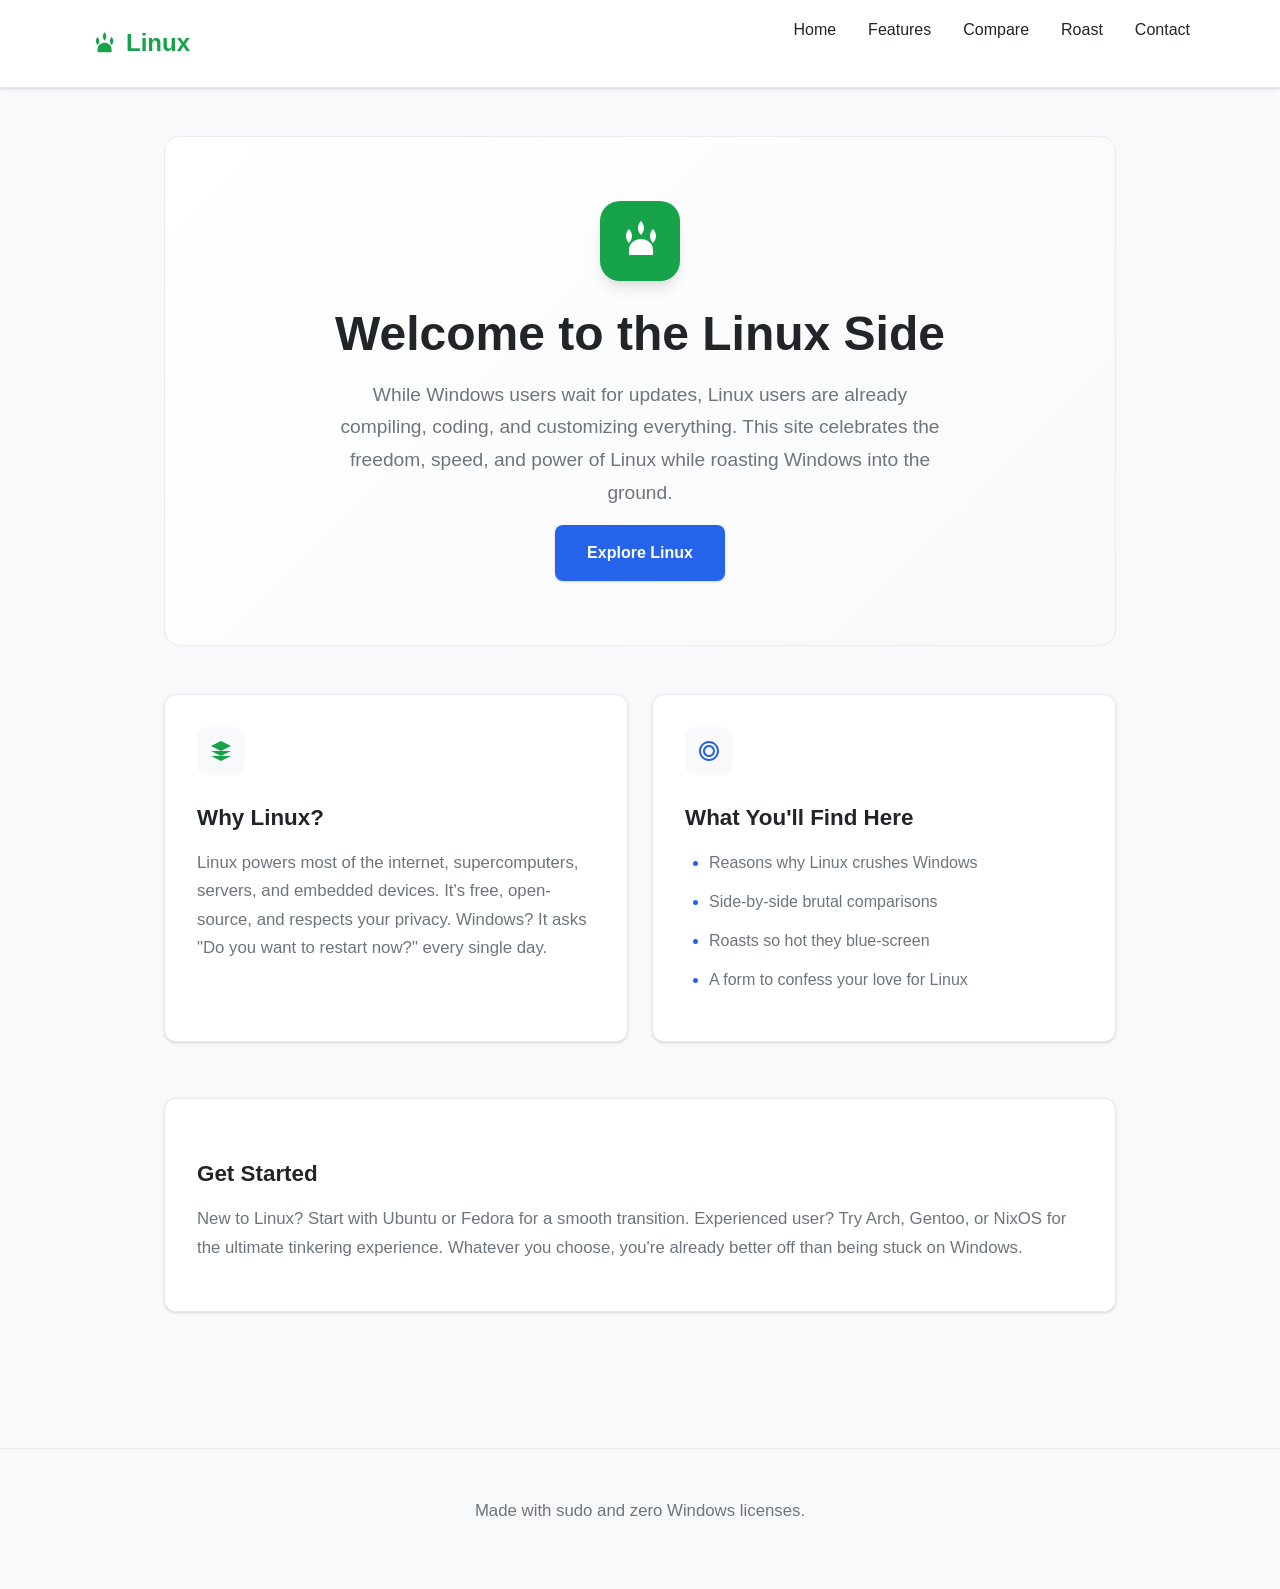
<file: index.html>
<!DOCTYPE html>
<html lang="en">
<head>
  <meta charset="UTF-8">
  <meta name="viewport" content="width=device-width, initial-scale=1.0">
  <title>Linux vs Windows - Home</title>
  <link rel="stylesheet" href="style.css">
</head>
<body>
  <!-- Header with sticky navigation -->
  <header>
    <nav>
      <span class="logo">
        <svg viewBox="0 0 24 24" fill="currentColor"><path d="M12.5 2C12.5 2 11 3.5 11 5.5C11 7.5 12.5 9 12.5 9C12.5 9 14 7.5 14 5.5C14 3.5 12.5 2 12.5 2ZM6.5 6C6.5 6 5 7.5 5 9.5C5 11.5 6.5 13 6.5 13C6.5 13 8 11.5 8 9.5C8 7.5 6.5 6 6.5 6ZM18.5 6C18.5 6 17 7.5 17 9.5C17 11.5 18.5 13 18.5 13C18.5 13 20 11.5 20 9.5C20 7.5 18.5 6 18.5 6ZM12.5 11C9.5 11 6.5 13 6.5 16.5V19H18.5V16.5C18.5 13 15.5 11 12.5 11Z"/></svg>
        Linux
      </span>
      <ul class="nav-links">
        <li><a href="index.html">Home</a></li>
        <li><a href="features.html">Features</a></li>
        <li><a href="comparison.html">Compare</a></li>
        <li><a href="roast.html">Roast</a></li>
        <li><a href="contact.html">Contact</a></li>
      </ul>
    </nav>
  </header>

  <main>
    <!-- Hero section welcoming visitors -->
    <section class="hero">
      <figure class="hero-icon">
        <svg viewBox="0 0 24 24" fill="currentColor"><path d="M12.5 2C12.5 2 11 3.5 11 5.5C11 7.5 12.5 9 12.5 9C12.5 9 14 7.5 14 5.5C14 3.5 12.5 2 12.5 2ZM6.5 6C6.5 6 5 7.5 5 9.5C5 11.5 6.5 13 6.5 13C6.5 13 8 11.5 8 9.5C8 7.5 6.5 6 6.5 6ZM18.5 6C18.5 6 17 7.5 17 9.5C17 11.5 18.5 13 18.5 13C18.5 13 20 11.5 20 9.5C20 7.5 18.5 6 18.5 6ZM12.5 11C9.5 11 6.5 13 6.5 16.5V19H18.5V16.5C18.5 13 15.5 11 12.5 11Z"/></svg>
      </figure>
      <h1>Welcome to the Linux Side</h1>
      <p>While Windows users wait for updates, Linux users are already compiling, coding, and customizing everything. This site celebrates the freedom, speed, and power of Linux while roasting Windows into the ground.</p>
      <a href="features.html" class="cta-button">Explore Linux</a>
    </section>

    <!-- Two column introduction cards -->
    <section class="two-col">
      <article class="card">
        <figure class="card-icon">
          <svg viewBox="0 0 24 24" fill="var(--green)"><path d="M12 2L2 7L12 12L22 7L12 2Z"/><path d="M2 17L12 22L22 17"/><path d="M2 12L12 17L22 12"/></svg>
        </figure>
        <h3>Why Linux?</h3>
        <p>Linux powers most of the internet, supercomputers, servers, and embedded devices. It's free, open-source, and respects your privacy. Windows? It asks "Do you want to restart now?" every single day.</p>
      </article>

      <article class="card">
        <figure class="card-icon">
          <svg viewBox="0 0 24 24" fill="var(--accent)"><path d="M12 2C6.48 2 2 6.48 2 12C2 17.52 6.48 22 12 22C17.52 22 22 17.52 22 12C22 6.48 17.52 2 12 2ZM12 20C7.59 20 4 16.41 4 12C4 7.59 7.59 4 12 4C16.41 4 20 7.59 20 12C20 16.41 16.41 20 12 20Z"/><path d="M12 6C8.69 6 6 8.69 6 12C6 15.31 8.69 18 12 18C15.31 18 18 15.31 18 12C18 8.69 15.31 6 12 6ZM12 16C9.79 16 8 14.21 8 12C8 9.79 9.79 8 12 8C14.21 8 16 9.79 16 12C16 14.21 14.21 16 12 16Z"/></svg>
        </figure>
        <h3>What You'll Find Here</h3>
        <ul>
          <li>Reasons why Linux crushes Windows</li>
          <li>Side-by-side brutal comparisons</li>
          <li>Roasts so hot they blue-screen</li>
          <li>A form to confess your love for Linux</li>
        </ul>
      </article>
    </section>

    <!-- Getting started guide -->
    <article class="card">
      <h3>Get Started</h3>
      <p>New to Linux? Start with Ubuntu or Fedora for a smooth transition. Experienced user? Try Arch, Gentoo, or NixOS for the ultimate tinkering experience. Whatever you choose, you're already better off than being stuck on Windows.</p>
    </article>
  </main>

  <footer>
    <p>Made with sudo and zero Windows licenses.</p>
  </footer>

  <button class="go-top" onclick="goToTop()">&#8679;</button>

  <script>
    // Show/hide the "go to top" button based on scroll position
    const goTopBtn = document.querySelector('.go-top');
    window.onscroll = () => {
      goTopBtn.classList.toggle('visible', window.scrollY > 300);
    };
    
    // Smoothly scroll back to the top of the page
    function goToTop() {
      window.scrollTo({ top: 0, behavior: 'smooth' });
    }
  </script>
</body>
</html>
</file>
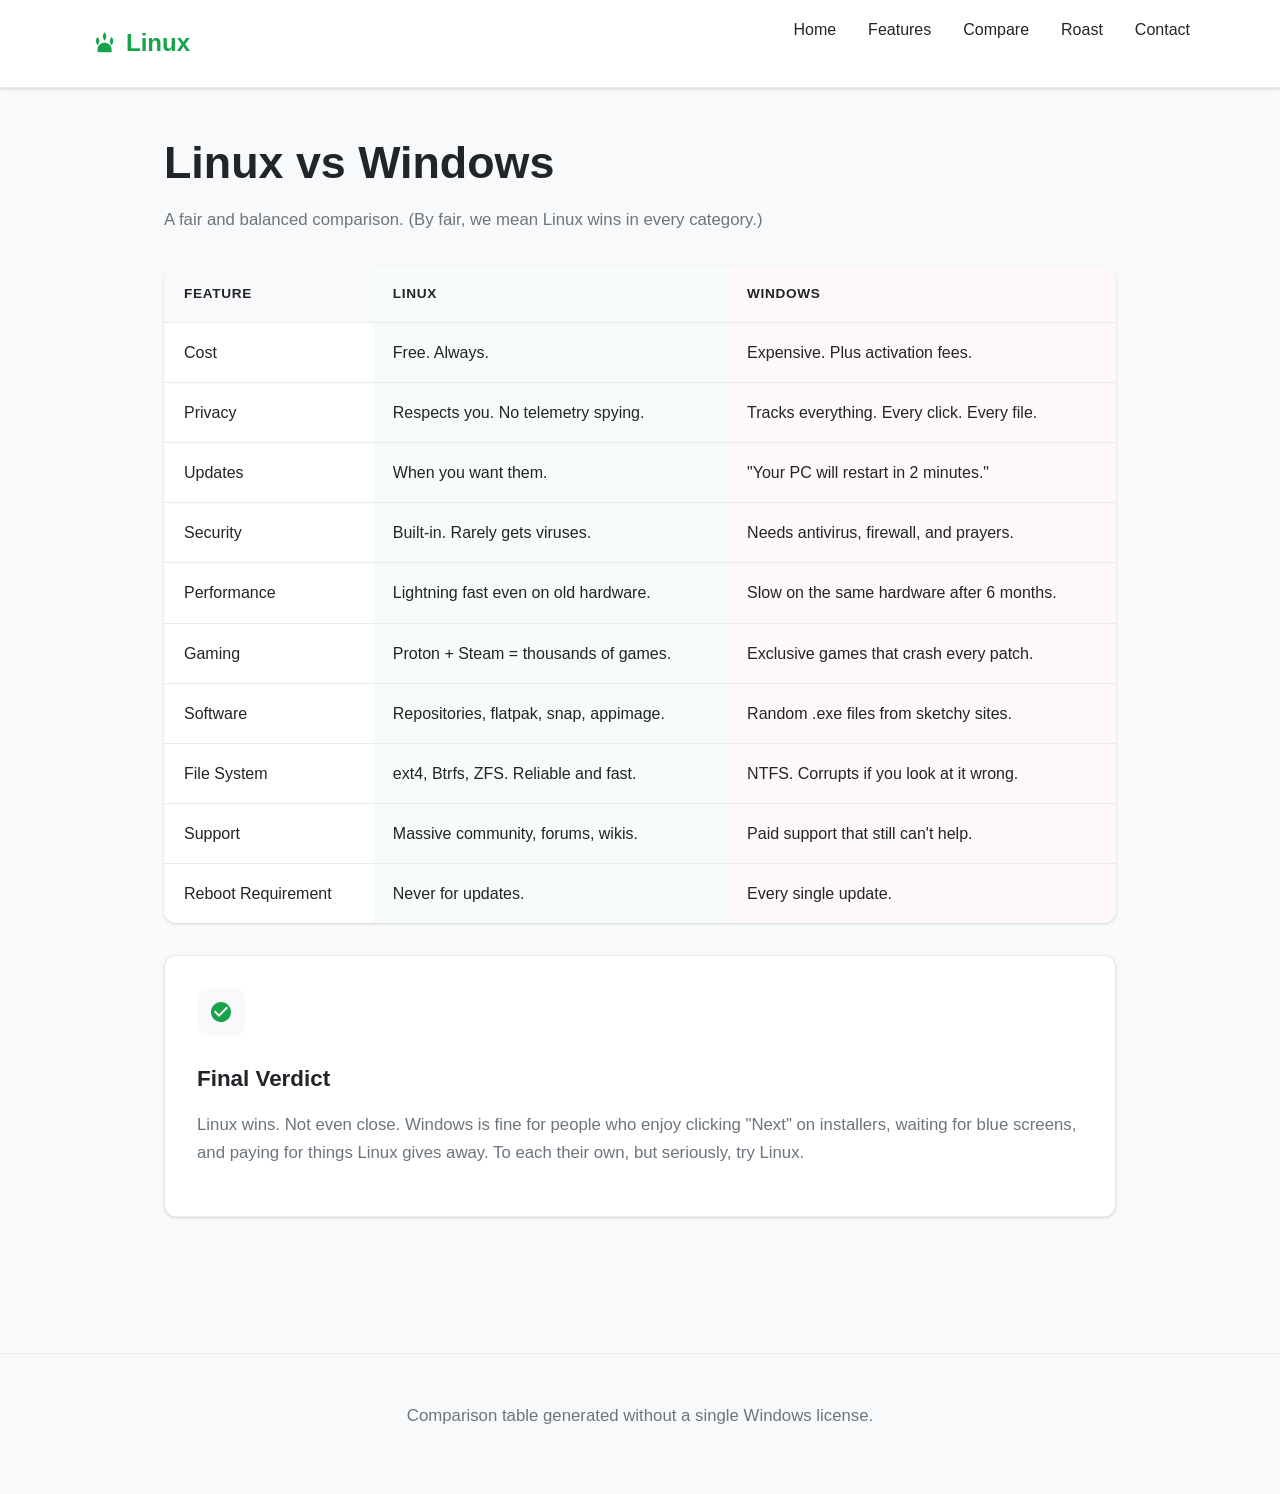
<file: comparison.html>
<!DOCTYPE html>
<html lang="en">
<head>
  <meta charset="UTF-8">
  <meta name="viewport" content="width=device-width, initial-scale=1.0">
  <title>Linux vs Windows Comparison</title>
  <link rel="stylesheet" href="style.css">
</head>
<body>
  <!-- Header with sticky navigation -->
  <header>
    <nav>
      <span class="logo">
        <svg viewBox="0 0 24 24" fill="currentColor"><path d="M12.5 2C12.5 2 11 3.5 11 5.5C11 7.5 12.5 9 12.5 9C12.5 9 14 7.5 14 5.5C14 3.5 12.5 2 12.5 2ZM6.5 6C6.5 6 5 7.5 5 9.5C5 11.5 6.5 13 6.5 13C6.5 13 8 11.5 8 9.5C8 7.5 6.5 6 6.5 6ZM18.5 6C18.5 6 17 7.5 17 9.5C17 11.5 18.5 13 18.5 13C18.5 13 20 11.5 20 9.5C20 7.5 18.5 6 18.5 6ZM12.5 11C9.5 11 6.5 13 6.5 16.5V19H18.5V16.5C18.5 13 15.5 11 12.5 11Z"/></svg>
        Linux
      </span>
      <ul class="nav-links">
        <li><a href="index.html">Home</a></li>
        <li><a href="features.html">Features</a></li>
        <li><a href="comparison.html">Compare</a></li>
        <li><a href="roast.html">Roast</a></li>
        <li><a href="contact.html">Contact</a></li>
      </ul>
    </nav>
  </header>

  <main>
    <h1>Linux vs Windows</h1>
    <p>A fair and balanced comparison. (By fair, we mean Linux wins in every category.)</p>

    <!-- Comparison table -->
    <table>
      <thead>
        <tr>
          <th>Feature</th>
          <th class="linux-column">Linux</th>
          <th class="win-column">Windows</th>
        </tr>
      </thead>
      <tbody>
        <tr>
          <td>Cost</td>
          <td class="linux-column">Free. Always.</td>
          <td class="win-column">Expensive. Plus activation fees.</td>
        </tr>
        <tr>
          <td>Privacy</td>
          <td class="linux-column">Respects you. No telemetry spying.</td>
          <td class="win-column">Tracks everything. Every click. Every file.</td>
        </tr>
        <tr>
          <td>Updates</td>
          <td class="linux-column">When you want them.</td>
          <td class="win-column">"Your PC will restart in 2 minutes."</td>
        </tr>
        <tr>
          <td>Security</td>
          <td class="linux-column">Built-in. Rarely gets viruses.</td>
          <td class="win-column">Needs antivirus, firewall, and prayers.</td>
        </tr>
        <tr>
          <td>Performance</td>
          <td class="linux-column">Lightning fast even on old hardware.</td>
          <td class="win-column">Slow on the same hardware after 6 months.</td>
        </tr>
        <tr>
          <td>Gaming</td>
          <td class="linux-column">Proton + Steam = thousands of games.</td>
          <td class="win-column">Exclusive games that crash every patch.</td>
        </tr>
        <tr>
          <td>Software</td>
          <td class="linux-column">Repositories, flatpak, snap, appimage.</td>
          <td class="win-column">Random .exe files from sketchy sites.</td>
        </tr>
        <tr>
          <td>File System</td>
          <td class="linux-column">ext4, Btrfs, ZFS. Reliable and fast.</td>
          <td class="win-column">NTFS. Corrupts if you look at it wrong.</td>
        </tr>
        <tr>
          <td>Support</td>
          <td class="linux-column">Massive community, forums, wikis.</td>
          <td class="win-column">Paid support that still can't help.</td>
        </tr>
        <tr>
          <td>Reboot Requirement</td>
          <td class="linux-column">Never for updates.</td>
          <td class="win-column">Every single update.</td>
        </tr>
      </tbody>
    </table>

    <!-- Final verdict card -->
    <article class="card">
      <figure class="card-icon">
        <svg viewBox="0 0 24 24" fill="var(--green)"><path d="M12 2C6.48 2 2 6.48 2 12C2 17.52 6.48 22 12 22C17.52 22 22 17.52 22 12C22 6.48 17.52 2 12 2ZM10 17L5 12L6.41 10.59L10 14.17L17.59 6.58L19 8L10 17Z"/></svg>
      </figure>
      <h3>Final Verdict</h3>
      <p>Linux wins. Not even close. Windows is fine for people who enjoy clicking "Next" on installers, waiting for blue screens, and paying for things Linux gives away. To each their own, but seriously, try Linux.</p>
    </article>
  </main>

  <footer>
    <p>Comparison table generated without a single Windows license.</p>
  </footer>

  <button class="go-top" onclick="goToTop()">&#8679;</button>

  <script>
    // Show/hide the "go to top" button based on scroll position
    const goTopBtn = document.querySelector('.go-top');
    window.onscroll = () => {
      goTopBtn.classList.toggle('visible', window.scrollY > 300);
    };
    
    // Smoothly scroll back to the top of the page
    function goToTop() {
      window.scrollTo({ top: 0, behavior: 'smooth' });
    }
  </script>
</body>
</html>
</file>
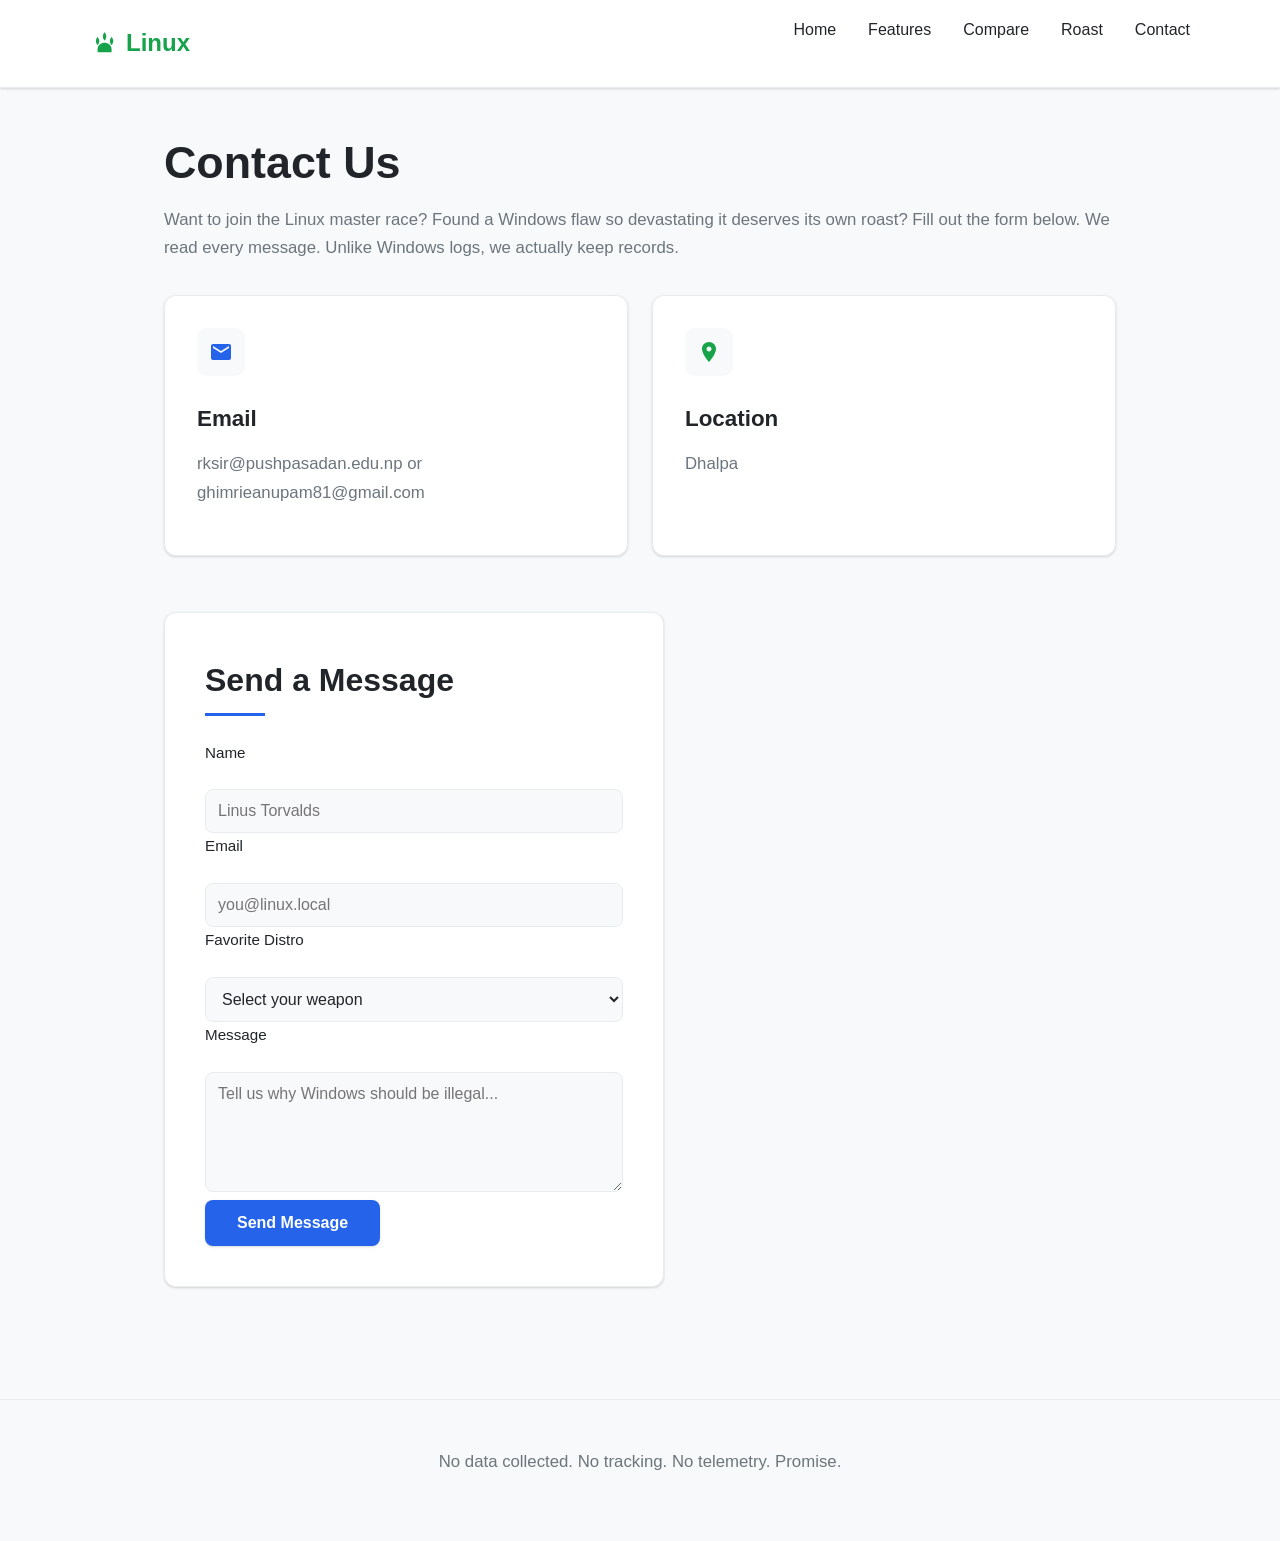
<file: contact.html>
<!DOCTYPE html>
<html lang="en">
<head>
  <meta charset="UTF-8">
  <meta name="viewport" content="width=device-width, initial-scale=1.0">
  <title>Contact - Need Help?Rksir</title>
  <link rel="stylesheet" href="style.css">
</head>
<body>
  <!-- Header with sticky navigation -->
  <header>
    <nav>
      <span class="logo">
        <svg viewBox="0 0 24 24" fill="currentColor"><path d="M12.5 2C12.5 2 11 3.5 11 5.5C11 7.5 12.5 9 12.5 9C12.5 9 14 7.5 14 5.5C14 3.5 12.5 2 12.5 2ZM6.5 6C6.5 6 5 7.5 5 9.5C5 11.5 6.5 13 6.5 13C6.5 13 8 11.5 8 9.5C8 7.5 6.5 6 6.5 6ZM18.5 6C18.5 6 17 7.5 17 9.5C17 11.5 18.5 13 18.5 13C18.5 13 20 11.5 20 9.5C20 7.5 18.5 6 18.5 6ZM12.5 11C9.5 11 6.5 13 6.5 16.5V19H18.5V16.5C18.5 13 15.5 11 12.5 11Z"/></svg>
        Linux
      </span>
      <ul class="nav-links">
        <li><a href="index.html">Home</a></li>
        <li><a href="features.html">Features</a></li>
        <li><a href="comparison.html">Compare</a></li>
        <li><a href="roast.html">Roast</a></li>
        <li><a href="contact.html">Contact</a></li>
      </ul>
    </nav>
  </header>

  <main>
    <h1>Contact Us</h1>
    <p>Want to join the Linux master race? Found a Windows flaw so devastating it deserves its own roast? Fill out the form below. We read every message. Unlike Windows logs, we actually keep records.</p>

    <!-- Contact information cards -->
    <section class="two-col" style="margin-top: 2rem;">
      <article class="card">
        <figure class="card-icon">
          <svg viewBox="0 0 24 24" fill="var(--accent)"><path d="M20 4H4C2.9 4 2 4.9 2 6V18C2 19.1 2.9 20 4 20H20C21.1 20 22 19.1 22 18V6C22 4.9 21.1 4 20 4ZM20 8L12 13L4 8V6L12 11L20 6V8Z"/></svg>
        </figure>
        <h3>Email</h3>
        <p>rksir@pushpasadan.edu.np
        or
        ghimrieanupam81@gmail.com</p>
      </article>

      <article class="card">
        <figure class="card-icon">
          <svg viewBox="0 0 24 24" fill="var(--green)"><path d="M12 2C8.13 2 5 5.13 5 9C5 14.25 12 22 12 22C12 22 19 14.25 19 9C19 5.13 15.87 2 12 2ZM12 11.5C10.62 11.5 9.5 10.38 9.5 9C9.5 7.62 10.62 6.5 12 6.5C13.38 6.5 14.5 7.62 14.5 9C14.5 10.38 13.38 11.5 12 11.5Z"/></svg>
        </figure>
        <h3>Location</h3>
        <p>Dhalpa</p>
      </article>
    </section>

    <!-- Contact form -->
    <section style="margin-top: 2rem;">
      <form onsubmit="handleSubmit(event)">
        <h2 style="margin-top: 0;">Send a Message</h2>
        
        <label for="name">Name</label>
        <input type="text" id="name" name="name" placeholder="Linus Torvalds" required>

        <label for="email">Email</label>
        <input type="email" id="email" name="email" placeholder="you@linux.local" required>

        <label for="distro">Favorite Distro</label>
        <select id="distro" name="distro">
          <option value="">Select your weapon</option>
          <option value="arch">Arch Linux</option>
          <option value="ubuntu">Ubuntu</option>
          <option value="fedora">Fedora</option>
          <option value="debian">Debian</option>
          <option value="manjaro">Manjaro</option>
          <option value="other">I use Arch btw</option>
        </select>

        <label for="message">Message</label>
        <textarea id="message" name="message" placeholder="Tell us why Windows should be illegal..." required></textarea>

        <button type="submit">Send Message</button>
      </form>
    </section>
  </main>

  <footer>
    <p>No data collected. No tracking. No telemetry. Promise.</p>
  </footer>

  <button class="go-top" onclick="goToTop()">&#8679;</button>

  <script>
    // Show/hide the "go to top" button based on scroll position
    const goTopBtn = document.querySelector('.go-top');
    window.onscroll = () => {
      goTopBtn.classList.toggle('visible', window.scrollY > 300);
    };
    
    // Smoothly scroll back to the top of the page
    function goToTop() {
      window.scrollTo({ top: 0, behavior: 'smooth' });
    }
    
    // Handle form submission
    function handleSubmit(e) {
      e.preventDefault();
      alert('Message received! We will compile a response shortly.');
      e.target.reset();
    }
  </script>
</body>
</html>
</file>
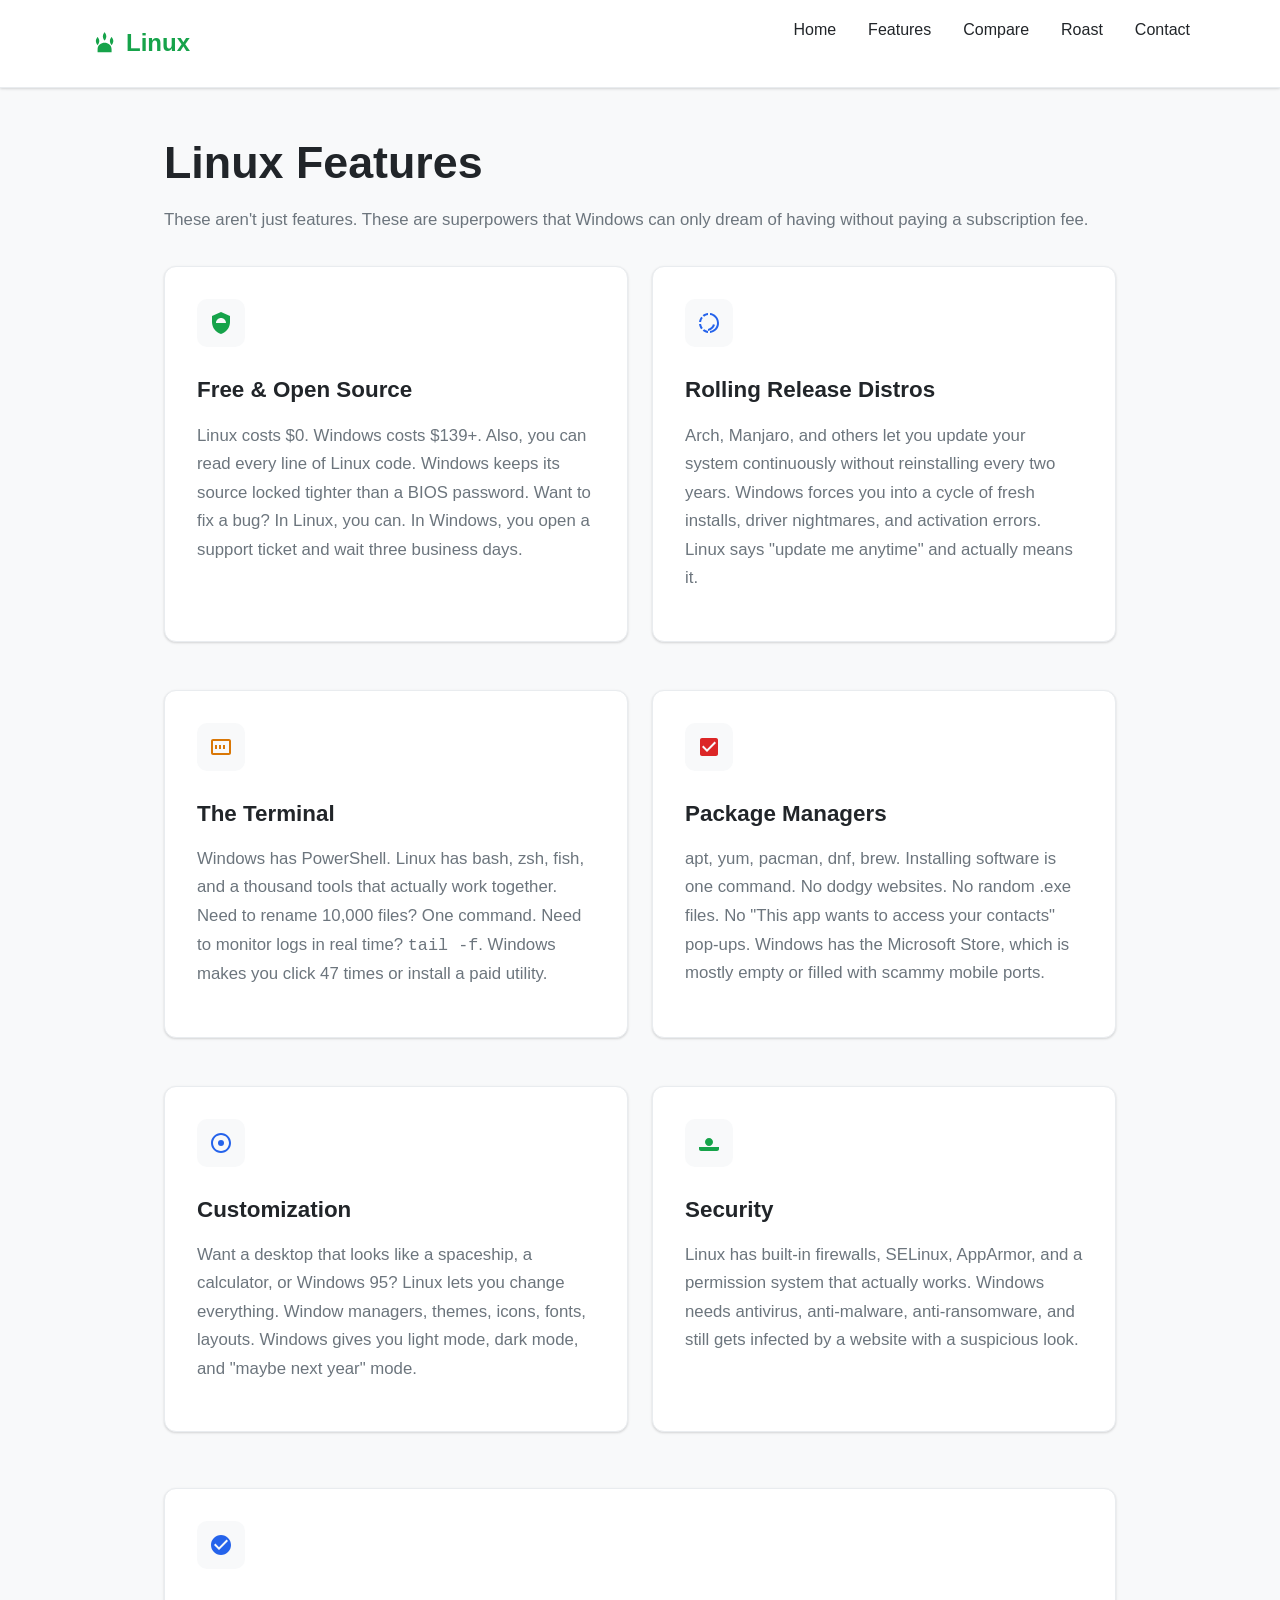
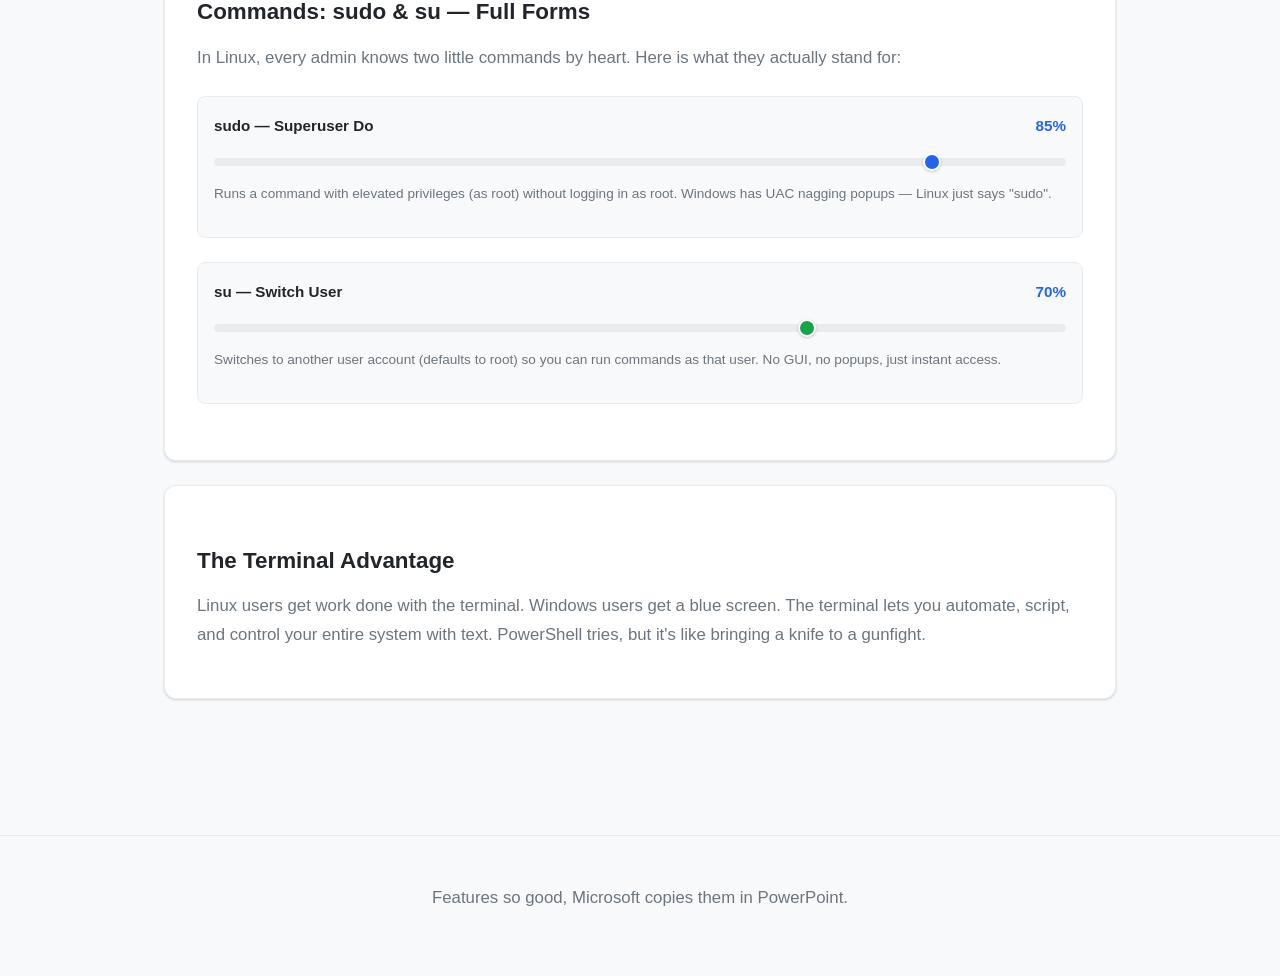
<file: features.html>
<!DOCTYPE html>
<html lang="en">
<head>
  <meta charset="UTF-8">
  <meta name="viewport" content="width=device-width, initial-scale=1.0">
  <title>Linux Features</title>
  <link rel="stylesheet" href="style.css">
</head>
<body>
  <!-- Header with sticky navigation -->
  <header>
    <nav>
      <span class="logo">
        <svg viewBox="0 0 24 24" fill="currentColor"><path d="M12.5 2C12.5 2 11 3.5 11 5.5C11 7.5 12.5 9 12.5 9C12.5 9 14 7.5 14 5.5C14 3.5 12.5 2 12.5 2ZM6.5 6C6.5 6 5 7.5 5 9.5C5 11.5 6.5 13 6.5 13C6.5 13 8 11.5 8 9.5C8 7.5 6.5 6 6.5 6ZM18.5 6C18.5 6 17 7.5 17 9.5C17 11.5 18.5 13 18.5 13C18.5 13 20 11.5 20 9.5C20 7.5 18.5 6 18.5 6ZM12.5 11C9.5 11 6.5 13 6.5 16.5V19H18.5V16.5C18.5 13 15.5 11 12.5 11Z"/></svg>
        Linux
      </span>
      <ul class="nav-links">
        <li><a href="index.html">Home</a></li>
        <li><a href="features.html">Features</a></li>
        <li><a href="comparison.html">Compare</a></li>
        <li><a href="roast.html">Roast</a></li>
        <li><a href="contact.html">Contact</a></li>
      </ul>
    </nav>
  </header>

  <main>
    <h1>Linux Features</h1>
    <p>These aren't just features. These are superpowers that Windows can only dream of having without paying a subscription fee.</p>

    <!-- Feature cards in a two-column grid -->
    <section class="two-col">
      <article class="card">
        <figure class="card-icon">
          <svg viewBox="0 0 24 24" fill="var(--green)"><path d="M12 1L3 5V11C3 16.55 6.84 21.74 12 23C17.16 21.74 21 16.55 21 11V5L12 1ZM12 11.99H7C7 9.24 9.24 7 12 7C14.76 7 17 9.24 17 11.99H12Z"/></svg>
        </figure>
        <h3>Free & Open Source</h3>
        <p>Linux costs $0. Windows costs $139+. Also, you can read every line of Linux code. Windows keeps its source locked tighter than a BIOS password. Want to fix a bug? In Linux, you can. In Windows, you open a support ticket and wait three business days.</p>
      </article>

      <article class="card">
        <figure class="card-icon">
          <svg viewBox="0 0 24 24" fill="var(--accent)"><path d="M13 2.05V4.06C17.39 4.59 20.5 8.58 19.96 12.97C19.5 16.61 16.64 19.5 13 19.93V21.93C18.5 21.38 22.5 17.02 21.95 11.53C21.5 6.25 17.73 2.5 13 2.05ZM11 2.06C9.05 2.25 7.19 3 5.67 4.26L7.1 5.74C8.22 4.84 9.57 4.26 11 4.06V2.06ZM4.26 5.67C3 7.19 2.25 9.05 2.05 11H4.06C4.26 9.57 4.84 8.22 5.74 7.1L4.26 5.67ZM2.06 13C2.25 14.96 3 16.81 4.26 18.33L5.74 16.9C4.84 15.78 4.26 14.43 4.06 13H2.06ZM7.1 18.26L5.67 19.74C7.19 21 9.05 21.75 11 21.94V19.93C9.57 19.73 8.22 19.15 7.1 18.26ZM11 19.93C14.36 19.5 17.18 17.13 17.92 13.84L15.94 13.3C15.37 15.75 13.32 17.57 11 17.91V19.93Z"/></svg>
        </figure>
        <h3>Rolling Release Distros</h3>
        <p>Arch, Manjaro, and others let you update your system continuously without reinstalling every two years. Windows forces you into a cycle of fresh installs, driver nightmares, and activation errors. Linux says "update me anytime" and actually means it.</p>
      </article>

      <article class="card">
        <figure class="card-icon">
          <svg viewBox="0 0 24 24" fill="var(--orange)"><path d="M20 4H4C2.9 4 2 4.9 2 6V18C2 19.1 2.9 20 4 20H20C21.1 20 22 19.1 22 18V6C22 4.9 21.1 4 20 4ZM20 18H4V6H20V18ZM6 10H8V14H6V10ZM10 10H12V14H10V10ZM14 10H16V14H14V10Z"/></svg>
        </figure>
        <h3>The Terminal</h3>
        <p>Windows has PowerShell. Linux has bash, zsh, fish, and a thousand tools that actually work together. Need to rename 10,000 files? One command. Need to monitor logs in real time? <code>tail -f</code>. Windows makes you click 47 times or install a paid utility.</p>
      </article>

      <article class="card">
        <figure class="card-icon">
          <svg viewBox="0 0 24 24" fill="var(--red)"><path d="M19 3H5C3.9 3 3 3.9 3 5V19C3 20.1 3.9 21 5 21H19C20.1 21 21 20.1 21 19V5C21 3.9 20.1 3 19 3ZM10 17L5 12L6.41 10.59L10 14.17L17.59 6.58L19 8L10 17Z"/></svg>
        </figure>
        <h3>Package Managers</h3>
        <p>apt, yum, pacman, dnf, brew. Installing software is one command. No dodgy websites. No random .exe files. No "This app wants to access your contacts" pop-ups. Windows has the Microsoft Store, which is mostly empty or filled with scammy mobile ports.</p>
      </article>

      <article class="card">
        <figure class="card-icon">
          <svg viewBox="0 0 24 24" fill="var(--accent)"><path d="M12 2C6.48 2 2 6.48 2 12C2 17.52 6.48 22 12 22C17.52 22 22 17.52 22 12C22 6.48 17.52 2 12 2ZM12 20C7.59 20 4 16.41 4 12C4 7.59 7.59 4 12 4C16.41 4 20 7.59 20 12C20 16.41 16.41 20 12 20Z"/><circle cx="12" cy="12" r="3"/></svg>
        </figure>
        <h3>Customization</h3>
        <p>Want a desktop that looks like a spaceship, a calculator, or Windows 95? Linux lets you change everything. Window managers, themes, icons, fonts, layouts. Windows gives you light mode, dark mode, and "maybe next year" mode.</p>
      </article>

      <article class="card">
        <figure class="card-icon">
          <svg viewBox="0 0 24 24" fill="var(--green)"><path d="M16 11C16 13.21 14.21 15 12 15C9.79 15 8 13.21 8 11C8 8.79 9.79 7 12 7C14.21 7 16 8.79 16 11ZM2 18C2 19.1 2.9 20 4 20H20C21.1 20 22 19.1 22 18V16H2V18Z"/></svg>
        </figure>
        <h3>Security</h3>
        <p>Linux has built-in firewalls, SELinux, AppArmor, and a permission system that actually works. Windows needs antivirus, anti-malware, anti-ransomware, and still gets infected by a website with a suspicious look.</p>
      </article>
    </section>

    <!-- Linux Commands: sudo and su with animated sliders -->
    <article class="card">
      <figure class="card-icon">
        <svg viewBox="0 0 24 24" fill="var(--accent)"><path d="M12 2C6.48 2 2 6.48 2 12C2 17.52 6.48 22 12 22C17.52 22 22 17.52 22 12C22 6.48 17.52 2 12 2ZM10 17L5 12L6.41 10.59L10 14.17L17.59 6.58L19 8L10 17Z"/></svg>
      </figure>
      <h3>Commands: sudo &amp; su — Full Forms</h3>
      <p>In Linux, every admin knows two little commands by heart. Here is what they actually stand for:</p>

      <section class="slider-item">
        <label class="slider-label" for="sudo-slider">
          <span>sudo — <strong>Superuser Do</strong></span>
          <span class="slider-value" id="sudo-value">85%</span>
        </label>
        <input type="range" id="sudo-slider" class="slider" min="0" max="100" value="85" style="--thumb-color: var(--blue);">
        <p class="slider-desc">Runs a command with elevated privileges (as root) without logging in as root. Windows has UAC nagging popups — Linux just says "sudo".</p>
      </section>

      <section class="slider-item">
        <label class="slider-label" for="su-slider">
          <span>su — <strong>Switch User</strong></span>
          <span class="slider-value" id="su-value">70%</span>
        </label>
        <input type="range" id="su-slider" class="slider" min="0" max="100" value="70" style="--thumb-color: var(--green);">
        <p class="slider-desc">Switches to another user account (defaults to root) so you can run commands as that user. No GUI, no popups, just instant access.</p>
      </section>
    </article>

    <!-- Terminal advantage highlight -->
    <article class="card">
      <h3>The Terminal Advantage</h3>
      <p>Linux users get work done with the terminal. Windows users get a blue screen. The terminal lets you automate, script, and control your entire system with text. PowerShell tries, but it's like bringing a knife to a gunfight.</p>
    </article>
  </main>

  <footer>
    <p>Features so good, Microsoft copies them in PowerPoint.</p>
  </footer>

  <button class="go-top" onclick="goToTop()">&#8679;</button>

  <script>
    // Show/hide the "go to top" button based on scroll position
    const goTopBtn = document.querySelector('.go-top');
    window.onscroll = () => {
      goTopBtn.classList.toggle('visible', window.scrollY > 300);
    };
    
    // Smoothly scroll back to the top of the page
    function goToTop() {
      window.scrollTo({ top: 0, behavior: 'smooth' });
    }

  </script>
</body>
</html>
</file>
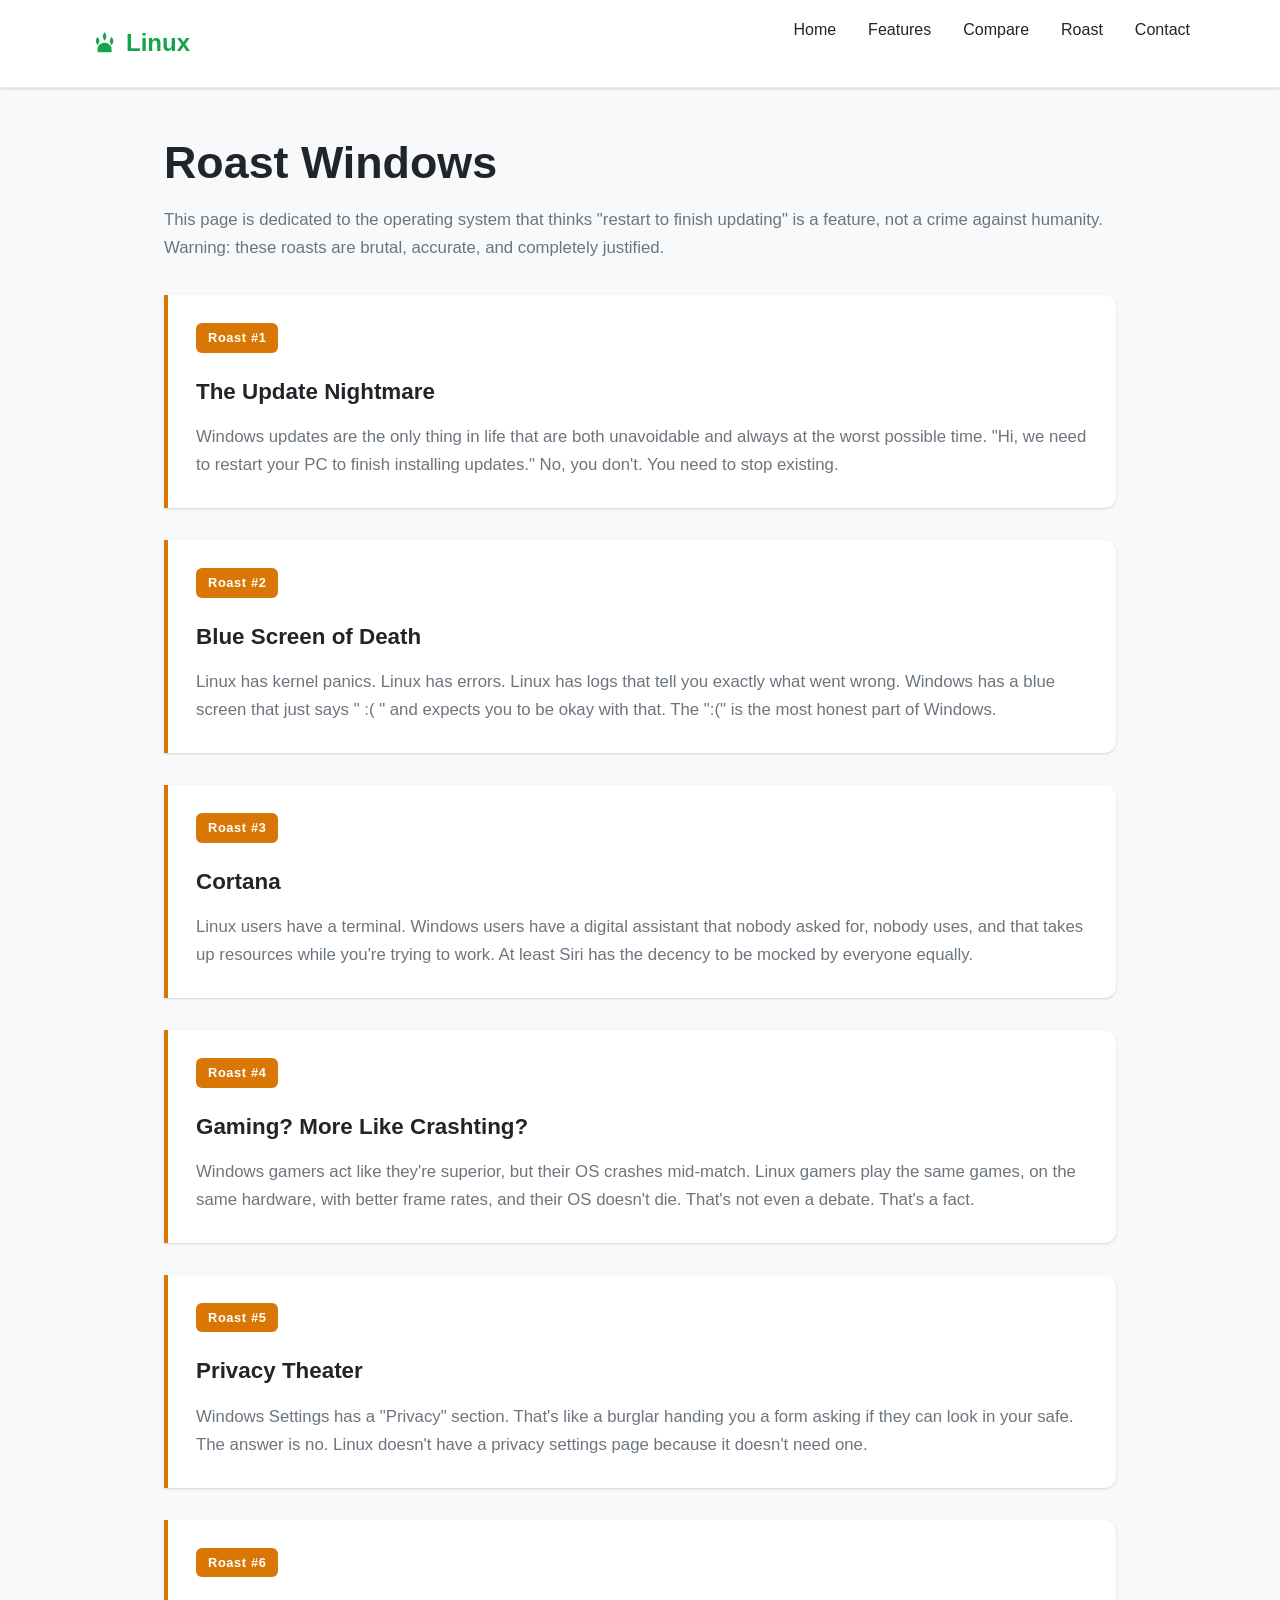
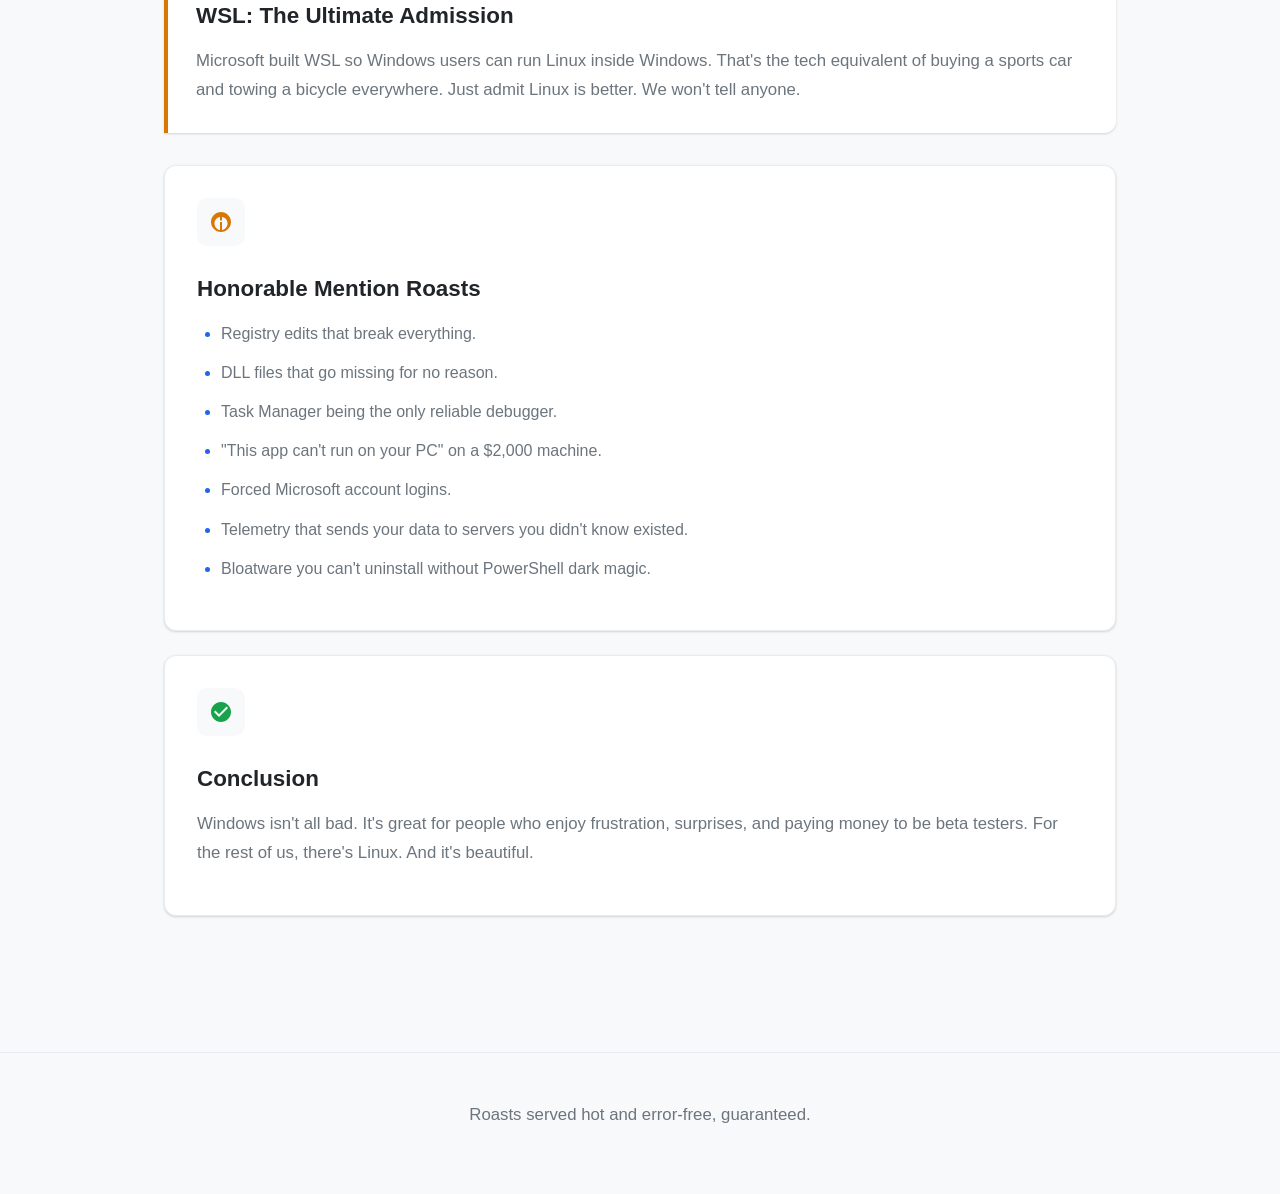
<file: roast.html>
<!DOCTYPE html>
<html lang="en">
<head>
  <meta charset="UTF-8">
  <meta name="viewport" content="width=device-width, initial-scale=1.0">
  <title>Roast Windows</title>
  <link rel="stylesheet" href="style.css">
</head>
<body>
  <!-- Header with sticky navigation -->
  <header>
    <nav>
      <span class="logo">
        <svg viewBox="0 0 24 24" fill="currentColor"><path d="M12.5 2C12.5 2 11 3.5 11 5.5C11 7.5 12.5 9 12.5 9C12.5 9 14 7.5 14 5.5C14 3.5 12.5 2 12.5 2ZM6.5 6C6.5 6 5 7.5 5 9.5C5 11.5 6.5 13 6.5 13C6.5 13 8 11.5 8 9.5C8 7.5 6.5 6 6.5 6ZM18.5 6C18.5 6 17 7.5 17 9.5C17 11.5 18.5 13 18.5 13C18.5 13 20 11.5 20 9.5C20 7.5 18.5 6 18.5 6ZM12.5 11C9.5 11 6.5 13 6.5 16.5V19H18.5V16.5C18.5 13 15.5 11 12.5 11Z"/></svg>
        Linux
      </span>
      <ul class="nav-links">
        <li><a href="index.html">Home</a></li>
        <li><a href="features.html">Features</a></li>
        <li><a href="comparison.html">Compare</a></li>
        <li><a href="roast.html">Roast</a></li>
        <li><a href="contact.html">Contact</a></li>
      </ul>
    </nav>
  </header>

  <main>
    <h1>Roast Windows</h1>
    <p>This page is dedicated to the operating system that thinks "restart to finish updating" is a feature, not a crime against humanity. Warning: these roasts are brutal, accurate, and completely justified.</p>

    <!-- Roast entries using aside for side content -->
    <aside class="roast-box">
      <span class="tag">Roast #1</span>
      <h3>The Update Nightmare</h3>
      <p>Windows updates are the only thing in life that are both unavoidable and always at the worst possible time. "Hi, we need to restart your PC to finish installing updates." No, you don't. You need to stop existing.</p>
    </aside>

    <aside class="roast-box">
      <span class="tag">Roast #2</span>
      <h3>Blue Screen of Death</h3>
      <p>Linux has kernel panics. Linux has errors. Linux has logs that tell you exactly what went wrong. Windows has a blue screen that just says " :( " and expects you to be okay with that. The ":(" is the most honest part of Windows.</p>
    </aside>

    <aside class="roast-box">
      <span class="tag">Roast #3</span>
      <h3>Cortana</h3>
      <p>Linux users have a terminal. Windows users have a digital assistant that nobody asked for, nobody uses, and that takes up resources while you're trying to work. At least Siri has the decency to be mocked by everyone equally.</p>
    </aside>

    <aside class="roast-box">
      <span class="tag">Roast #4</span>
      <h3>Gaming? More Like Crashting?</h3>
      <p>Windows gamers act like they're superior, but their OS crashes mid-match. Linux gamers play the same games, on the same hardware, with better frame rates, and their OS doesn't die. That's not even a debate. That's a fact.</p>
    </aside>

    <aside class="roast-box">
      <span class="tag">Roast #5</span>
      <h3>Privacy Theater</h3>
      <p>Windows Settings has a "Privacy" section. That's like a burglar handing you a form asking if they can look in your safe. The answer is no. Linux doesn't have a privacy settings page because it doesn't need one.</p>
    </aside>

    <aside class="roast-box">
      <span class="tag">Roast #6</span>
      <h3>WSL: The Ultimate Admission</h3>
      <p>Microsoft built WSL so Windows users can run Linux inside Windows. That's the tech equivalent of buying a sports car and towing a bicycle everywhere. Just admit Linux is better. We won't tell anyone.</p>
    </aside>

    <!-- Honorable mentions list -->
    <article class="card">
      <figure class="card-icon">
        <svg viewBox="0 0 24 24" fill="var(--orange)"><path d="M12 2C6.48 2 2 6.48 2 12C2 17.52 6.48 22 12 22C17.52 22 22 17.52 22 12C22 6.48 17.52 2 12 2ZM11 19.93C7.65 19.5 5.5 16.8 5.5 13.5C5.5 10.2 7.65 7.5 11 7.07V10.5L12 10.5L13 10.5V7.07C16.35 7.5 18.5 10.2 18.5 13.5C18.5 16.8 16.35 19.5 13 19.93V12H11V19.93Z"/></svg>
      </figure>
      <h3>Honorable Mention Roasts</h3>
      <ul>
        <li>Registry edits that break everything.</li>
        <li>DLL files that go missing for no reason.</li>
        <li>Task Manager being the only reliable debugger.</li>
        <li>"This app can't run on your PC" on a $2,000 machine.</li>
        <li>Forced Microsoft account logins.</li>
        <li>Telemetry that sends your data to servers you didn't know existed.</li>
        <li>Bloatware you can't uninstall without PowerShell dark magic.</li>
      </ul>
    </article>

    <!-- Conclusion -->
    <article class="card">
      <figure class="card-icon">
        <svg viewBox="0 0 24 24" fill="var(--green)"><path d="M12 2C6.48 2 2 6.48 2 12C2 17.52 6.48 22 12 22C17.52 22 22 17.52 22 12C22 6.48 17.52 2 12 2ZM10 17L5 12L6.41 10.59L10 14.17L17.59 6.58L19 8L10 17Z"/></svg>
      </figure>
      <h3>Conclusion</h3>
      <p>Windows isn't all bad. It's great for people who enjoy frustration, surprises, and paying money to be beta testers. For the rest of us, there's Linux. And it's beautiful.</p>
    </article>
  </main>

  <footer>
    <p>Roasts served hot and error-free, guaranteed.</p>
  </footer>

  <button class="go-top" onclick="goToTop()">&#8679;</button>

  <script>
    // Show/hide the "go to top" button based on scroll position
    const goTopBtn = document.querySelector('.go-top');
    window.onscroll = () => {
      goTopBtn.classList.toggle('visible', window.scrollY > 300);
    };
    
    // Smoothly scroll back to the top of the page
    function goToTop() {
      window.scrollTo({ top: 0, behavior: 'smooth' });
    }
  </script>
</body>
</html>
</file>
<file: style.css>
/* ============================================
   Linux vs Windows - Stylesheet
   A clean, minimalist design with semantic HTML
   ============================================ */

:root {
  --bg: #f8f9fa;
  --surface: #ffffff;
  --border: #e9ecef;
  --text: #212529;
  --muted: #6c757d;
  --blue: #2563eb;
  --green: #16a34a;
  --red: #dc2626;
  --orange: #d97706;
  --accent: var(--blue);
  --shadow: 0 1px 3px rgba(0,0,0,0.1), 0 1px 2px rgba(0,0,0,0.06);
  --shadow-lg: 0 10px 15px -3px rgba(0,0,0,0.1), 0 4px 6px -2px rgba(0,0,0,0.05);
}

* {
  margin: 0;
  padding: 0;
  box-sizing: border-box;
}

body {
  font-family: 'Segoe UI', Tahoma, Geneva, Verdana, sans-serif;
  background: var(--bg);
  color: var(--text);
  line-height: 1.7;
}

a {
  color: var(--accent);
  text-decoration: none;
}

a:hover {
  text-decoration: underline;
}

/* Header and Navigation */
header {
  background: var(--surface);
  border-bottom: 1px solid var(--border);
  padding: 1rem 2rem;
  position: sticky;
  top: 0;
  z-index: 100;
  box-shadow: var(--shadow);
}

nav {
  max-width: 1100px;
  margin: 0 auto;
  display: flex;
  justify-content: space-between;
  align-items: center;
}

.logo {
  font-size: 1.5rem;
  font-weight: bold;
  color: var(--green);
  display: flex;
  align-items: center;
  gap: 0.5rem;
}

.logo svg {
  width: 28px;
  height: 28px;
}

.nav-links {
  list-style: none;
  display: flex;
  gap: 2rem;
}

.nav-links a {
  color: var(--text);
  font-weight: 500;
  transition: color 0.2s;
  position: relative;
}

.nav-links a::after {
  content: '';
  position: absolute;
  width: 0;
  height: 2px;
  bottom: -4px;
  left: 0;
  background: var(--accent);
  transition: width 0.3s;
}

.nav-links a:hover::after {
  width: 100%;
}

.nav-links a:hover {
  color: var(--accent);
  text-decoration: none;
}

/* Main Content */
main {
  max-width: 1000px;
  margin: 0 auto;
  padding: 3rem 1.5rem;
}

h1 {
  font-size: 2.8rem;
  margin-bottom: 1rem;
  color: var(--text);
  line-height: 1.2;
}

h2 {
  font-size: 2rem;
  margin: 3rem 0 1.5rem;
  color: var(--text);
  position: relative;
  padding-bottom: 0.5rem;
}

h2::after {
  content: '';
  position: absolute;
  bottom: 0;
  left: 0;
  width: 60px;
  height: 3px;
  background: var(--accent);
}

h3 {
  font-size: 1.4rem;
  margin: 1.5rem 0 0.75rem;
  color: var(--text);
}

p {
  margin-bottom: 1rem;
  color: var(--muted);
  font-size: 1.05rem;
}

/* Hero Section */
.hero {
  text-align: center;
  padding: 4rem 2rem;
  background: linear-gradient(135deg, var(--surface) 0%, var(--bg) 100%);
  border-radius: 16px;
  margin-bottom: 3rem;
  border: 1px solid var(--border);
}

.hero-icon {
  width: 80px;
  height: 80px;
  margin: 0 auto 1.5rem;
  background: var(--green);
  border-radius: 20px;
  display: flex;
  align-items: center;
  justify-content: center;
  box-shadow: var(--shadow-lg);
}

.hero-icon svg {
  width: 48px;
  height: 48px;
  fill: white;
}

.hero h1 {
  margin-bottom: 1rem;
  font-size: 3rem;
}

.hero p {
  font-size: 1.2rem;
  max-width: 600px;
  margin: 0 auto;
  color: var(--muted);
}

/* Cards - using article for semantic meaning */
article.card {
  background: var(--surface);
  border: 1px solid var(--border);
  border-radius: 12px;
  padding: 2rem;
  margin-bottom: 1.5rem;
  transition: transform 0.2s, box-shadow 0.2s;
  box-shadow: var(--shadow);
}

article.card:hover {
  transform: translateY(-4px);
  box-shadow: var(--shadow-lg);
}

.card-icon {
  width: 48px;
  height: 48px;
  border-radius: 10px;
  display: flex;
  align-items: center;
  justify-content: center;
  margin-bottom: 1rem;
  background: var(--bg);
}

.card-icon svg {
  width: 24px;
  height: 24px;
}

/* Lists */
ul, ol {
  margin-left: 1.5rem;
  margin-bottom: 1rem;
}

li {
  margin-bottom: 0.75rem;
  color: var(--muted);
}

li::marker {
  color: var(--accent);
}

/* Two Column Layout */
section.two-col {
  display: grid;
  grid-template-columns: 1fr 1fr;
  gap: 1.5rem;
  margin: 2rem 0;
}

/* Tables */
table {
  width: 100%;
  border-collapse: collapse;
  margin: 2rem 0;
  background: var(--surface);
  border-radius: 12px;
  overflow: hidden;
  box-shadow: var(--shadow);
}

th, td {
  padding: 1rem 1.25rem;
  text-align: left;
  border-bottom: 1px solid var(--border);
}

th {
  background: var(--bg);
  color: var(--text);
  font-weight: 600;
  text-transform: uppercase;
  font-size: 0.85rem;
  letter-spacing: 0.05em;
}

tr:last-child td {
  border-bottom: none;
}

tr:hover td {
  background: rgba(37, 99, 235, 0.03);
}

.win-column {
  background: rgba(220, 38, 38, 0.03);
}

.linux-column {
  background: rgba(22, 163, 74, 0.03);
}

/* Forms */
form {
  background: var(--surface);
  border: 1px solid var(--border);
  border-radius: 12px;
  padding: 2.5rem;
  max-width: 500px;
  box-shadow: var(--shadow);
}

label {
  display: block;
  margin-bottom: 1.5rem;
  color: var(--text);
  font-weight: 500;
  font-size: 0.95rem;
}

input[type="text"],
input[type="email"],
textarea,
select {
  width: 100%;
  padding: 0.75rem;
  background: var(--bg);
  border: 1px solid var(--border);
  border-radius: 8px;
  color: var(--text);
  font-size: 1rem;
  font-family: inherit;
  transition: border-color 0.2s, box-shadow 0.2s;
}

input:focus,
textarea:focus,
select:focus {
  outline: none;
  border-color: var(--accent);
  box-shadow: 0 0 0 3px rgba(37, 99, 235, 0.1);
}

textarea {
  resize: vertical;
  min-height: 120px;
}

button {
  padding: 0.875rem 2rem;
  background: var(--accent);
  color: white;
  border: none;
  border-radius: 8px;
  font-size: 1rem;
  font-weight: 600;
  cursor: pointer;
  transition: background 0.2s, transform 0.1s;
  box-shadow: var(--shadow);
}

button:hover {
  background: #1d4ed8;
  transform: translateY(-1px);
}

/* Roast Boxes */
aside.roast-box {
  background: var(--surface);
  border-left: 4px solid var(--orange);
  padding: 1.75rem;
  margin: 2rem 0;
  border-radius: 0 12px 12px 0;
  box-shadow: var(--shadow);
  position: relative;
}

.roast-box .tag {
  display: inline-block;
  background: var(--orange);
  color: white;
  padding: 0.25rem 0.75rem;
  border-radius: 6px;
  font-size: 0.8rem;
  font-weight: bold;
  margin-bottom: 0.75rem;
  letter-spacing: 0.05em;
}

.roast-box h3 {
  margin-top: 0.5rem;
  color: var(--text);
}

.roast-box p {
  margin-bottom: 0;
}

/* Go To Top Button */
button.go-top {
  position: fixed;
  bottom: 2rem;
  right: 2rem;
  background: var(--accent);
  color: white;
  width: 50px;
  height: 50px;
  border-radius: 50%;
  border: none;
  font-size: 1.2rem;
  cursor: pointer;
  display: none;
  align-items: center;
  justify-content: center;
  box-shadow: var(--shadow-lg);
  z-index: 99;
  transition: transform 0.2s;
}

button.go-top:hover {
  transform: translateY(-2px);
}

button.go-top.visible {
  display: flex;
}

/* Call to Action Link */
a.cta-button {
  display: inline-block;
  padding: 0.875rem 2rem;
  background: var(--accent);
  color: white;
  border-radius: 8px;
  font-weight: 600;
  margin-top: 1rem;
  transition: background 0.2s, transform 0.1s;
  box-shadow: var(--shadow);
}

a.cta-button:hover {
  background: #1d4ed8;
  transform: translateY(-2px);
  text-decoration: none;
}

/* Footer */
footer {
  text-align: center;
  padding: 3rem 2rem;
  border-top: 1px solid var(--border);
  color: var(--muted);
  font-size: 0.95rem;
  margin-top: 4rem;
}

/* Animated Sliders */
.slider-item {
  margin: 1.5rem 0;
  padding: 1rem;
  background: var(--bg);
  border: 1px solid var(--border);
  border-radius: 8px;
}

.slider-label {
  display: flex;
  justify-content: space-between;
  align-items: center;
  margin-bottom: 0.5rem;
  font-size: 0.95rem;
  font-weight: 600;
  color: var(--text);
}

.slider-value {
  color: var(--accent);
  font-weight: 700;
}

.slider-desc {
  font-size: 0.85rem;
  color: var(--muted);
  margin-top: 0.5rem;
}

.slider {
  -webkit-appearance: none;
  width: 100%;
  height: 8px;
  background: var(--border);
  border-radius: 4px;
  outline: none;
  transition: background 0.2s;
}

.slider::-webkit-slider-thumb {
  -webkit-appearance: none;
  appearance: none;
  width: 18px;
  height: 18px;
  background: var(--thumb-color, var(--accent));
  border: 2px solid var(--surface);
  border-radius: 50%;
  box-shadow: 0 1px 3px rgba(0,0,0,0.2);
  cursor: pointer;
}

.slider::-moz-range-thumb {
  width: 18px;
  height: 18px;
  background: var(--thumb-color, var(--accent));
  border: 2px solid var(--surface);
  border-radius: 50%;
  box-shadow: 0 1px 3px rgba(0,0,0,0.2);
  cursor: pointer;
}

/* Responsive Design */
@media (max-width: 768px) {
  section.two-col {
    grid-template-columns: 1fr;
  }
  .nav-links {
    gap: 1rem;
    font-size: 0.9rem;
  }
  h1 {
    font-size: 2rem;
  }
  .hero h1 {
    font-size: 2.2rem;
  }
}
</file>
